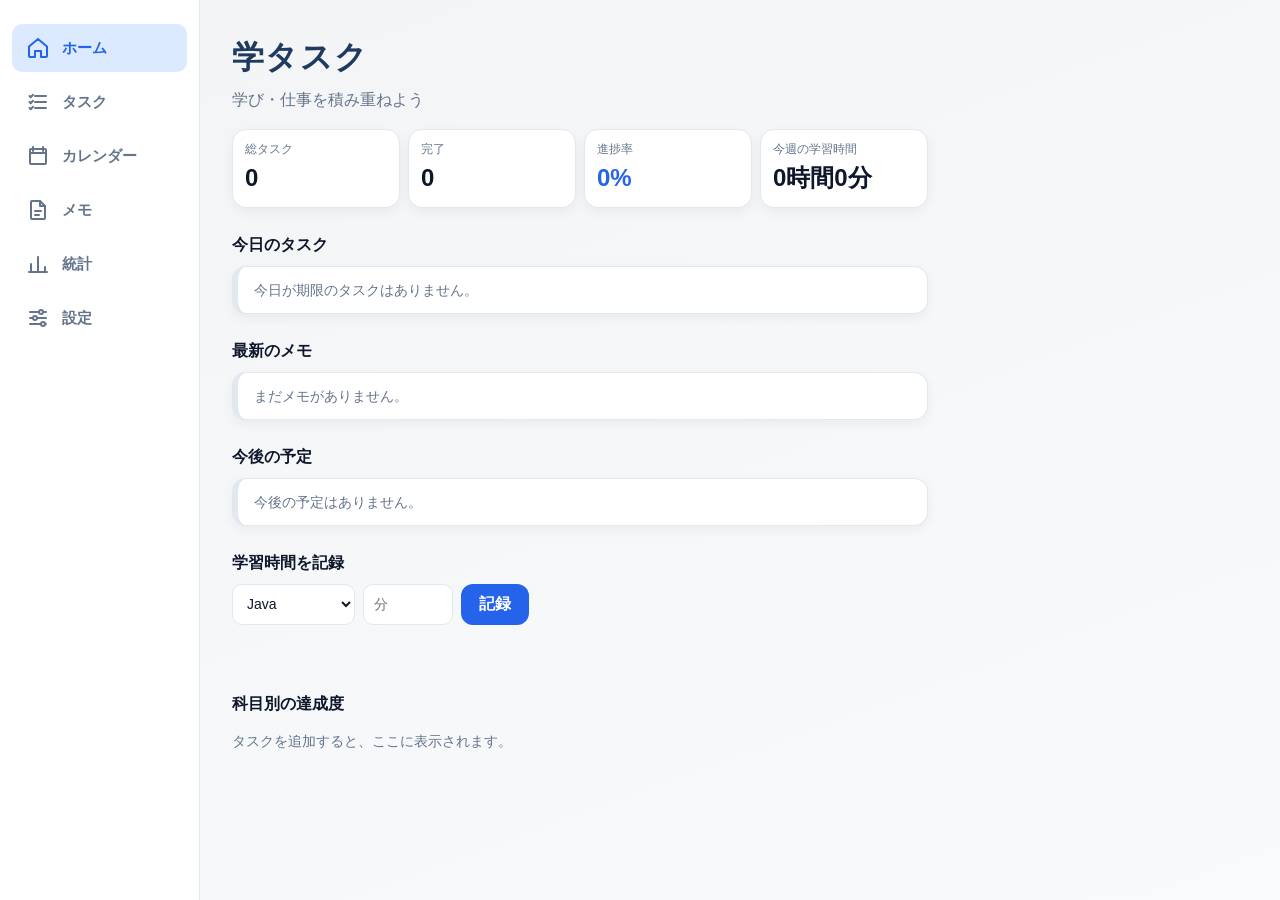
<file: index.html>
<!DOCTYPE html>
<html lang="ja">
<head>
  <meta charset="UTF-8">
  <meta name="viewport" content="width=device-width, initial-scale=1.0">
  <title>学タスク</title>
  <link rel="stylesheet" href="style.css">
</head>
<body>
  <h1>学タスク</h1>
  <p>学び・仕事を積み重ねよう</p>
 
  <div class="summary">
    <div><small>総タスク</small><b id="sumTotal">0</b></div>
    <div><small>完了</small><b id="sumDone">0</b></div>
    <div><small>進捗率</small><b id="sumRate">0%</b></div>
    <div><small>今週の学習時間</small><b id="sumTime">0時間0分</b></div>
  </div>

  <h2>今日のタスク</h2>
  <ul id="todayList"></ul>

  <h2>最新のメモ</h2>
  <ul id="latestMemo"></ul>

  <h2>今後の予定</h2>
  <ul id="upcomingList"></ul>
  
  <h2>学習時間を記録</h2>
  <div class="options">
    <select id="logCat">
      <option>Java</option>
      <option>HTML・CSS</option>
      <option>PHP</option>
      <option>SQL</option>
      <option>その他</option>
    </select>
    <input id="logMin" type="number" min="1" placeholder="分">
    <button id="logBtn">記録</button>
  </div>
  <p id="logMsg" class="set-msg" role="status"></p>


  <h2>科目別の達成度</h2>
  <div id="catBars"></div>
 
  
     <nav class="tabbar">
    <a href="index.html" class="tab on">
      <svg viewBox="0 0 24 24" aria-hidden="true">
        <path d="M3 10.5 12 3l9 7.5V20a1 1 0 0 1-1 1h-5v-6H9v6H4a1 1 0 0 1-1-1z"/>
      </svg>
      <span>ホーム</span>
    </a>
    <a href="tasks.html" class="tab">
      <svg viewBox="0 0 24 24" aria-hidden="true">
        <path d="M9 6h11M9 12h11M9 18h11"/>
        <path d="m3.5 6 1.2 1.2L7 4.8M3.5 12l1.2 1.2L7 10.8M3.5 18l1.2 1.2L7 16.8"/>
      </svg>
      <span>タスク</span>
    </a>
     <a href="calendar.html" class="tab">
      <svg viewBox="0 0 24 24" aria-hidden="true">
        <path d="M7 3v4M17 3v4M4 9h16"/>
        <path d="M5 5h14a1 1 0 0 1 1 1v13a1 1 0 0 1-1 1H5a1 1 0 0 1-1-1V6a1 1 0 0 1 1-1z"/>
      </svg>
      <span>カレンダー</span>
    </a>
    <a href="memo.html" class="tab">
      <svg viewBox="0 0 24 24" aria-hidden="true">
        <path d="M14 3H6a1 1 0 0 0-1 1v16a1 1 0 0 0 1 1h12a1 1 0 0 0 1-1V8z"/>
        <path d="M14 3v5h5M9 13h6M9 17h4"/>
      </svg>
      <span>メモ</span>
    </a>
     <a href="stats.html" class="tab">
      <svg viewBox="0 0 24 24" aria-hidden="true">
        <path d="M5 20v-8M12 20V5M19 20v-5M3 20h18"/>
      </svg>
      <span>統計</span>
    </a>
      <a href="settings.html" class="tab">
      <svg viewBox="0 0 24 24" aria-hidden="true">
        <path d="M4 6h9M17 6h3M4 12h3M11 12h9M4 18h11M19 18h1"/>
        <circle cx="15" cy="6" r="2"/>
        <circle cx="9" cy="12" r="2"/>
        <circle cx="17" cy="18" r="2"/>
      </svg>
      <span>設定</span>
    </a>
    </nav>
 
  <script src="common.js"></script>
  <script src="home.js"></script>
</body>
</html>
</file>
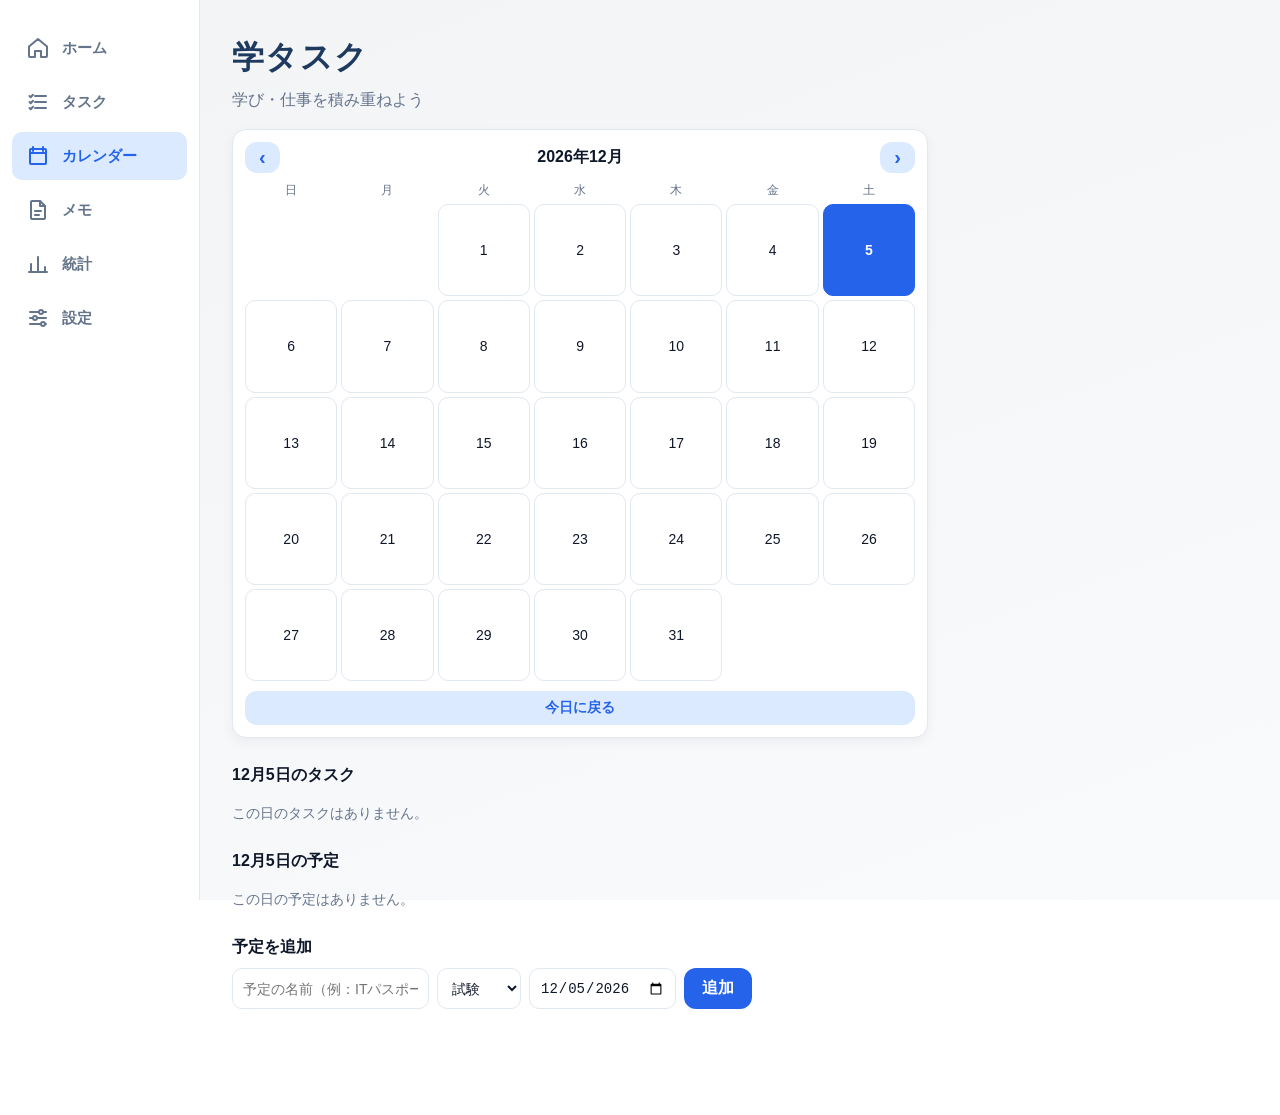
<file: calendar.html>
<!DOCTYPE html>
<html lang="ja">
<head>
<meta charset="UTF-8">
<meta name="viewport" content="width=device-width, initial-scale=1.0">
<title>カレンダー｜学タスク</title>
<link rel="stylesheet" href="style.css">
</head>
<body>
<h1>学タスク</h1>
<p>学び・仕事を積み重ねよう</p>
 
<!-- ▼ カレンダー本体 -->
<div class="cal-card">
<div class="cal-head">
<button id="prevBtn" aria-label="前の月">‹</button>
<b id="calTitle"></b>
<button id="nextBtn" aria-label="次の月">›</button>
</div>
 
<div class="cal-week">
<span>日</span><span>月</span><span>火</span><span>水</span><span>木</span><span>金</span><span>土</span>
</div>
<div id="calGrid" class="cal-grid"></div>
 
<button id="todayBtn" class="today-btn">今日に戻る</button>
</div>
 
<!-- ▼ 選んだ日のタスク -->
<h2 id="dayTitle"></h2>
<ul id="dayList"></ul>
 
<!-- ▼ 選んだ日の予定 -->
<h2 id="evDayTitle"></h2>
<ul id="evDayList"></ul>
 
<!-- ▼ 予定を追加 -->
<h2>予定を追加</h2>
<div class="options">
<input id="evTitle" placeholder="予定の名前（例：ITパスポート試験）">
<select id="evKind" aria-label="予定の種類"></select>
<input type="date" id="evDate" aria-label="日付">
<button id="evAddBtn">追加</button>
</div>
<p id="evMsg" class="set-msg" role="status"></p>

<nav class="tabbar">
<a href="index.html" class="tab">
<svg viewBox="0 0 24 24" aria-hidden="true">
<path d="M3 10.5 12 3l9 7.5V20a1 1 0 0 1-1 1h-5v-6H9v6H4a1 1 0 0 1-1-1z"/>
</svg>
<span>ホーム</span>
</a>
<a href="tasks.html" class="tab">
<svg viewBox="0 0 24 24" aria-hidden="true">
<path d="M9 6h11M9 12h11M9 18h11"/>
<path d="m3.5 6 1.2 1.2L7 4.8M3.5 12l1.2 1.2L7 10.8M3.5 18l1.2 1.2L7 16.8"/>
</svg>
<span>タスク</span>
</a>
<a href="calendar.html" class="tab on">
<svg viewBox="0 0 24 24" aria-hidden="true">
<path d="M7 3v4M17 3v4M4 9h16"/>
<path d="M5 5h14a1 1 0 0 1 1 1v13a1 1 0 0 1-1 1H5a1 1 0 0 1-1-1V6a1 1 0 0 1 1-1z"/>
</svg>
<span>カレンダー</span>
</a>
<a href="memo.html" class="tab">
<svg viewBox="0 0 24 24" aria-hidden="true">
<path d="M14 3H6a1 1 0 0 0-1 1v16a1 1 0 0 0 1 1h12a1 1 0 0 0 1-1V8z"/>
<path d="M14 3v5h5M9 13h6M9 17h4"/>
</svg>
<span>メモ</span>
</a>
<a href="stats.html" class="tab">
<svg viewBox="0 0 24 24" aria-hidden="true">
<path d="M5 20v-8M12 20V5M19 20v-5M3 20h18"/>
</svg>
<span>統計</span>
</a>
<a href="settings.html" class="tab">
<svg viewBox="0 0 24 24" aria-hidden="true">
<path d="M4 6h9M17 6h3M4 12h3M11 12h9M4 18h11M19 18h1"/>
<circle cx="15" cy="6" r="2"/>
<circle cx="9" cy="12" r="2"/>
<circle cx="17" cy="18" r="2"/>
</svg>
<span>設定</span>
</a>
</nav>
 
<script src="common.js"></script>
<script src="calendar.js"></script>
</body>
</html>
</file>
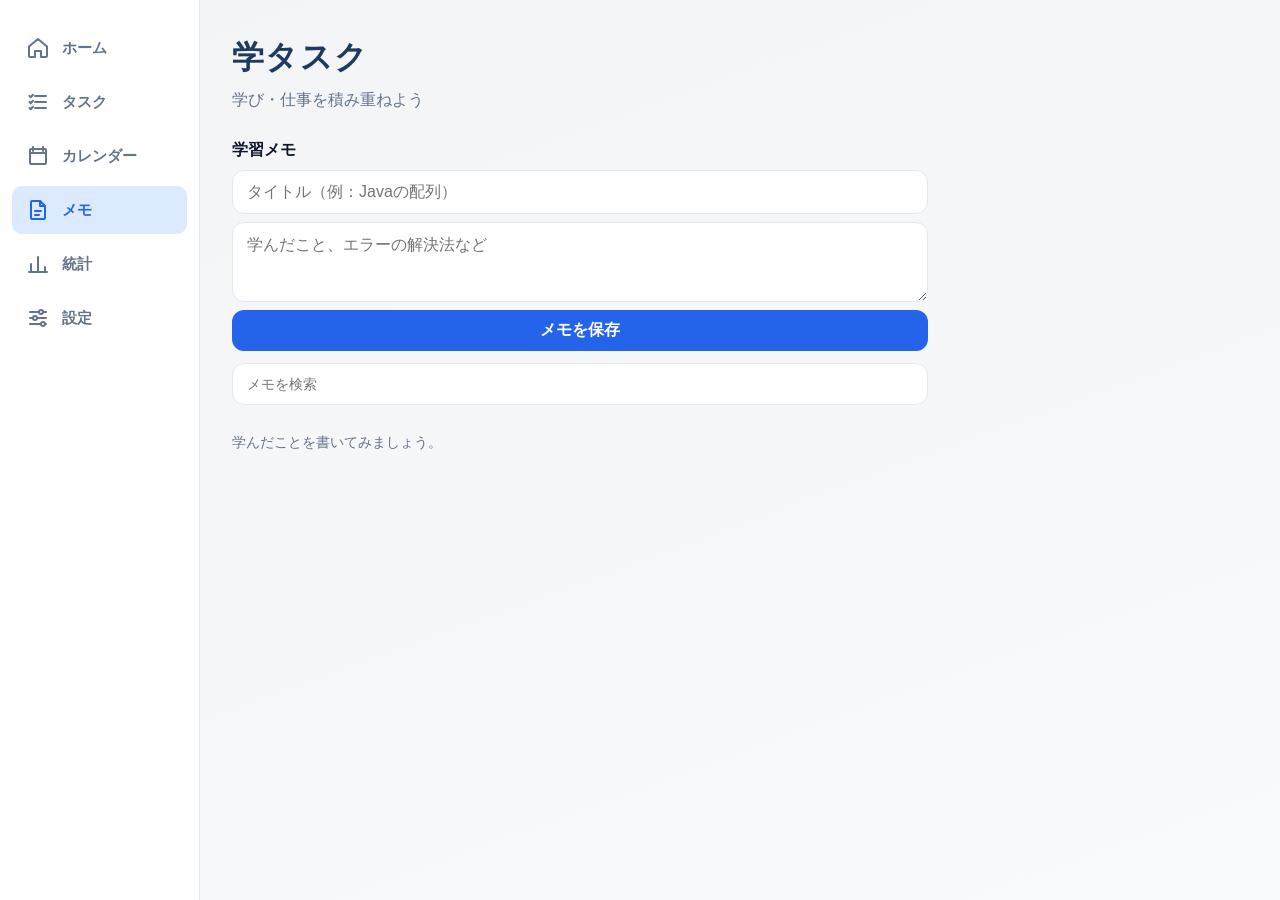
<file: memo.html>
<!DOCTYPE html>
<html lang="ja">
<head>
  <meta charset="UTF-8">
  <meta name="viewport" content="width=device-width, initial-scale=1.0">
  <title>メモ｜学タスク</title>
  <link rel="stylesheet" href="style.css">
</head>
<body>
  <h1>学タスク</h1>
  <p>学び・仕事を積み重ねよう</p>
 
  <h2>学習メモ</h2>
  <div class="memo-form">
    <input id="memoTitle" placeholder="タイトル（例：Javaの配列）">
    <textarea id="memoBody" rows="3" placeholder="学んだこと、エラーの解決法など"></textarea>
    <button id="memoAddBtn">メモを保存</button>
  </div>
 
  <input id="memoSearch" placeholder="メモを検索">
  <div id="memoList"></div>
 
  
    <nav class="tabbar">
    <a href="index.html" class="tab">
      <svg viewBox="0 0 24 24" aria-hidden="true">
        <path d="M3 10.5 12 3l9 7.5V20a1 1 0 0 1-1 1h-5v-6H9v6H4a1 1 0 0 1-1-1z"/>
      </svg>
      <span>ホーム</span>
    </a>
    <a href="tasks.html" class="tab">
      <svg viewBox="0 0 24 24" aria-hidden="true">
        <path d="M9 6h11M9 12h11M9 18h11"/>
        <path d="m3.5 6 1.2 1.2L7 4.8M3.5 12l1.2 1.2L7 10.8M3.5 18l1.2 1.2L7 16.8"/>
      </svg>
      <span>タスク</span>
    </a>
     <a href="calendar.html" class="tab">
      <svg viewBox="0 0 24 24" aria-hidden="true">
        <path d="M7 3v4M17 3v4M4 9h16"/>
        <path d="M5 5h14a1 1 0 0 1 1 1v13a1 1 0 0 1-1 1H5a1 1 0 0 1-1-1V6a1 1 0 0 1 1-1z"/>
      </svg>
      <span>カレンダー</span>
      </a>

    <a href="memo.html" class="tab on">
      <svg viewBox="0 0 24 24" aria-hidden="true">
        <path d="M14 3H6a1 1 0 0 0-1 1v16a1 1 0 0 0 1 1h12a1 1 0 0 0 1-1V8z"/>
        <path d="M14 3v5h5M9 13h6M9 17h4"/>
      </svg>
      <span>メモ</span>
    </a>
     <a href="stats.html" class="tab">
      <svg viewBox="0 0 24 24" aria-hidden="true">
        <path d="M5 20v-8M12 20V5M19 20v-5M3 20h18"/>
      </svg>
      <span>統計</span>
    </a>
      <a href="settings.html" class="tab">
      <svg viewBox="0 0 24 24" aria-hidden="true">
        <path d="M4 6h9M17 6h3M4 12h3M11 12h9M4 18h11M19 18h1"/>
        <circle cx="15" cy="6" r="2"/>
        <circle cx="9" cy="12" r="2"/>
        <circle cx="17" cy="18" r="2"/>
      </svg>
      <span>設定</span>
    </a>
    </nav>
 
  <script src="common.js"></script>
  <script src="memo.js"></script>
</body>
</html>
</file>
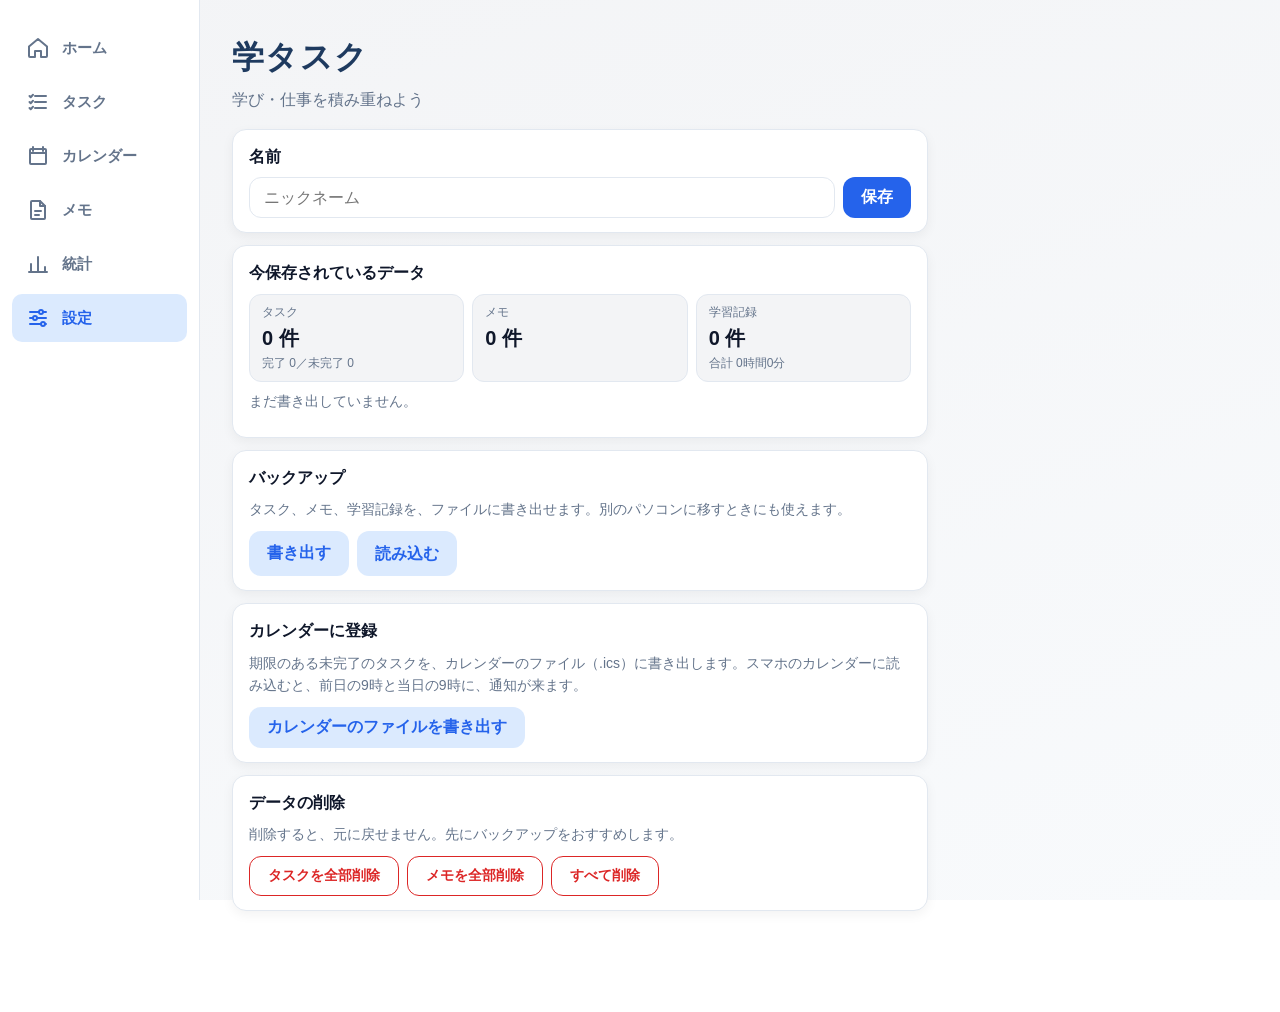
<file: settings.html>
<!DOCTYPE html>
<html lang="ja">
<head>
  <meta charset="UTF-8">
  <meta name="viewport" content="width=device-width, initial-scale=1.0">
  <title>設定｜学タスク</title>
  <link rel="stylesheet" href="style.css">
</head>
<body>
  <h1>学タスク</h1>
  <p>学び・仕事を積み重ねよう</p>
 
  <!-- ▼ 名前 -->
  <div class="set-card">
    <h2>名前</h2>
    <div class="set-row">
      <input id="nameInput" placeholder="ニックネーム">
      <button id="nameSaveBtn">保存</button>
    </div>
  </div>
  
  <!--今保存されているデータ-->
  <div class="set-card">
    <h2>今保存されているデータ</h2>
    <div id="dataSummary" class="data-grid"></div>
    <p id="lastExport" class="set-note"></p>
  </div>
  
  <!-- ▼ バックアップ -->
  <div class="set-card">
    <h2>バックアップ</h2>
    <p class="set-note">タスク、メモ、学習記録を、ファイルに書き出せます。別のパソコンに移すときにも使えます。</p>
    <div class="set-row">
      <button id="exportBtn" class="btn-sub">書き出す</button>
      <label class="btn-sub file-btn">
        読み込む
        <input id="importFile" type="file" accept=".json,application/json" hidden>
      </label>
    </div>
  </div>
   <!-- ▼ カレンダーに登録（通知付き） -->
  <div class="set-card">
    <h2>カレンダーに登録</h2>
    <p class="set-note">期限のある未完了のタスクを、カレンダーのファイル（.ics）に書き出します。スマホのカレンダーに読み込むと、前日の9時と当日の9時に、通知が来ます。</p>
    <button id="icsBtn" class="btn-sub">カレンダーのファイルを書き出す</button>
  </div>
 
  <!-- ▼ データの削除 -->
  <div class="set-card">
    <h2>データの削除</h2>
    <p class="set-note">削除すると、元に戻せません。先にバックアップをおすすめします。</p>
    <div class="set-row wrap">
      <button id="clearTasksBtn" class="btn-danger">タスクを全部削除</button>
      <button id="clearMemosBtn" class="btn-danger">メモを全部削除</button>
      <button id="clearAllBtn" class="btn-danger">すべて削除</button>
    </div>
  </div>
 
  <p id="msg" class="set-msg" role="status"></p>
 
  <nav class="tabbar">
    <a href="index.html" class="tab">
      <svg viewBox="0 0 24 24" aria-hidden="true">
        <path d="M3 10.5 12 3l9 7.5V20a1 1 0 0 1-1 1h-5v-6H9v6H4a1 1 0 0 1-1-1z"/>
      </svg>
      <span>ホーム</span>
    </a>
    <a href="tasks.html" class="tab">
      <svg viewBox="0 0 24 24" aria-hidden="true">
        <path d="M9 6h11M9 12h11M9 18h11"/>
        <path d="m3.5 6 1.2 1.2L7 4.8M3.5 12l1.2 1.2L7 10.8M3.5 18l1.2 1.2L7 16.8"/>
      </svg>
      <span>タスク</span>
    </a>
    <a href="calendar.html" class="tab">
      <svg viewBox="0 0 24 24" aria-hidden="true">
        <path d="M7 3v4M17 3v4M4 9h16"/>
        <path d="M5 5h14a1 1 0 0 1 1 1v13a1 1 0 0 1-1 1H5a1 1 0 0 1-1-1V6a1 1 0 0 1 1-1z"/>
      </svg>
      <span>カレンダー</span>
    </a>
    <a href="memo.html" class="tab">
      <svg viewBox="0 0 24 24" aria-hidden="true">
        <path d="M14 3H6a1 1 0 0 0-1 1v16a1 1 0 0 0 1 1h12a1 1 0 0 0 1-1V8z"/>
        <path d="M14 3v5h5M9 13h6M9 17h4"/>
      </svg>
      <span>メモ</span>
    </a>
    <a href="stats.html" class="tab">
      <svg viewBox="0 0 24 24" aria-hidden="true">
        <path d="M5 20v-8M12 20V5M19 20v-5M3 20h18"/>
      </svg>
      <span>統計</span>
    </a>
    <a href="settings.html" class="tab on">
      <svg viewBox="0 0 24 24" aria-hidden="true">
        <path d="M4 6h9M17 6h3M4 12h3M11 12h9M4 18h11M19 18h1"/>
        <circle cx="15" cy="6" r="2"/>
        <circle cx="9" cy="12" r="2"/>
        <circle cx="17" cy="18" r="2"/>
      </svg>
      <span>設定</span>
    </a>
  </nav>
 
  <script src="common.js"></script>
  <script src="settings.js"></script>
</body>
</html>
</file>
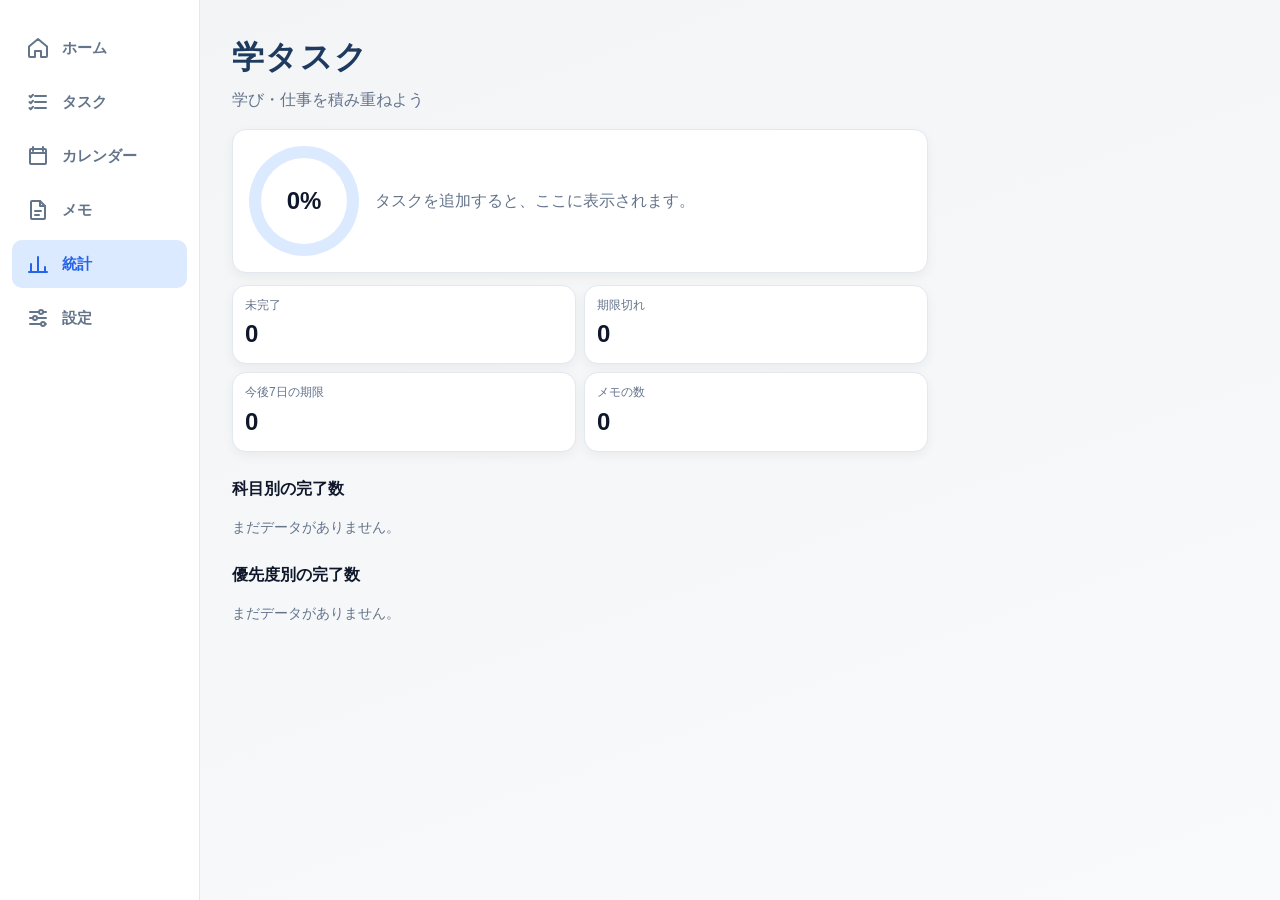
<file: stats.html>
<!DOCTYPE html>
<html lang="ja">
<head>
  <meta charset="UTF-8">
  <meta name="viewport" content="width=device-width, initial-scale=1.0">
  <title>統計・進捗｜学タスク</title>
  <link rel="stylesheet" href="style.css">
</head>
<body>
  <h1>学タスク</h1>
  <p>学び・仕事を積み重ねよう</p>
 
  <!-- ▼ 全体の進捗率（円グラフ） -->
  <div class="ring-card">
    <div id="ring" class="ring"><b id="ringText">0%</b></div>
    <p id="ringSub"></p>
  </div>
 
  <!-- ▼ 4つの数字（中身はJavaScriptで入れる） -->
  <div id="statGrid" class="stat-grid"></div>
 
  <h2>科目別の完了数</h2>
  <div id="catStats"></div>
 
  <h2>優先度別の完了数</h2>
  <div id="priStats"></div>
 
  <nav class="tabbar">
    <a href="index.html" class="tab">
      <svg viewBox="0 0 24 24" aria-hidden="true">
        <path d="M3 10.5 12 3l9 7.5V20a1 1 0 0 1-1 1h-5v-6H9v6H4a1 1 0 0 1-1-1z"/>
      </svg>
      <span>ホーム</span>
    </a>
    <a href="tasks.html" class="tab">
      <svg viewBox="0 0 24 24" aria-hidden="true">
        <path d="M9 6h11M9 12h11M9 18h11"/>
        <path d="m3.5 6 1.2 1.2L7 4.8M3.5 12l1.2 1.2L7 10.8M3.5 18l1.2 1.2L7 16.8"/>
      </svg>
      <span>タスク</span>
    </a>
    <a href="calendar.html" class="tab">
      <svg viewBox="0 0 24 24" aria-hidden="true">
        <path d="M7 3v4M17 3v4M4 9h16"/>
        <path d="M5 5h14a1 1 0 0 1 1 1v13a1 1 0 0 1-1 1H5a1 1 0 0 1-1-1V6a1 1 0 0 1 1-1z"/>
      </svg>
      <span>カレンダー</span>
    </a>
    <a href="memo.html" class="tab">
      <svg viewBox="0 0 24 24" aria-hidden="true">
        <path d="M14 3H6a1 1 0 0 0-1 1v16a1 1 0 0 0 1 1h12a1 1 0 0 0 1-1V8z"/>
        <path d="M14 3v5h5M9 13h6M9 17h4"/>
      </svg>
      <span>メモ</span>
    </a>
    <a href="stats.html" class="tab on">
      <svg viewBox="0 0 24 24" aria-hidden="true">
        <path d="M5 20v-8M12 20V5M19 20v-5M3 20h18"/>
      </svg>
      <span>統計</span>
    </a>
      <a href="settings.html" class="tab">
      <svg viewBox="0 0 24 24" aria-hidden="true">
        <path d="M4 6h9M17 6h3M4 12h3M11 12h9M4 18h11M19 18h1"/>
        <circle cx="15" cy="6" r="2"/>
        <circle cx="9" cy="12" r="2"/>
        <circle cx="17" cy="18" r="2"/>
      </svg>
      <span>設定</span>
    </a>
  </nav>
 
  <script src="common.js"></script>
  <script src="stats.js"></script>
</body>
</html>
</file>
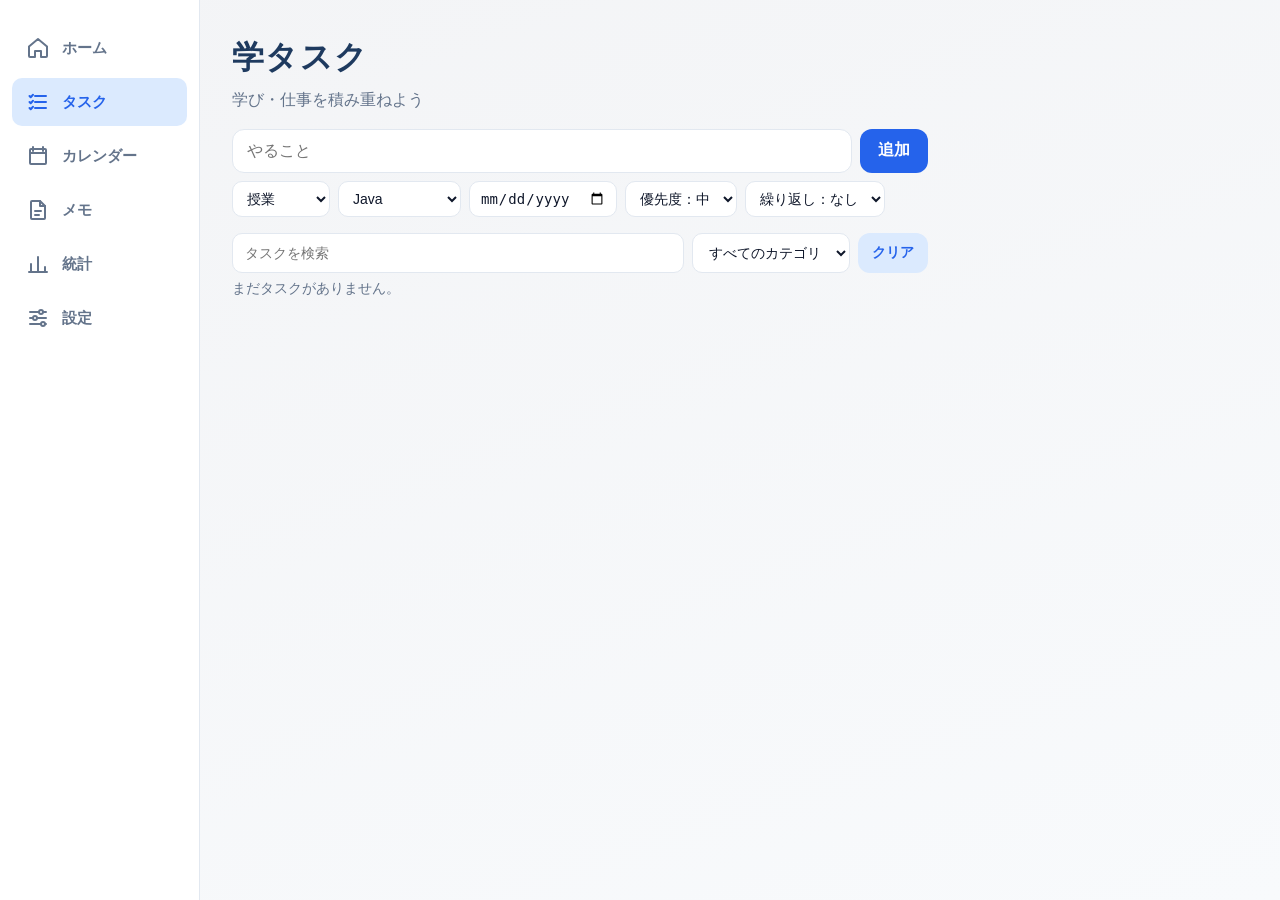
<file: tasks.html>
<!DOCTYPE html>
<html lang="ja">
<head>
  <meta charset="UTF-8">
  <meta name="viewport" content="width=device-width, initial-scale=1.0">
  <title>タスク｜学タスク</title>
  <link rel="stylesheet" href="style.css">
</head>
<body>
  <h1>学タスク</h1>
  <p>学び・仕事を積み重ねよう</p>
 
  <div class="form">
    <input id="taskInput" placeholder="やること">
    <button id="addBtn">追加</button>
  </div>
 
  <div class="options">
    <select id="categoryInput" aria-label="カテゴリ"></select>
    <select id="catInput">
      <option>Java</option>
      <option>HTML・CSS</option>
      <option>PHP</option>
      <option>SQL</option>
      <option>その他</option>
    </select>
    <input type="date" id="dueInput">
    <select id="priorityInput">
    <option value="高">優先度：高</option>
    <option value="中" selected>優先度：中</option>
    <option value="低">優先度：低</option>
    </select>
    <select id="repeatInput" aria-label="繰り返し">
    <option value="">繰り返し：なし</option>
    <option value="daily">繰り返し：毎日</option>
    <option value="weekly">繰り返し：毎週</option>
    <option value="monthly">繰り返し：毎月</option>
    </select>
    </div>
    

   <!-- ▼ 検索と絞り込み -->
  <div class="filter">
    <input id="searchInput" type="search" placeholder="タスクを検索" aria-label="タスクを検索">
    <select id="filterCategory" aria-label="カテゴリで絞り込む"></select>
    <button id="clearFilter" class="btn-sub">クリア</button>
  </div>
  <p id="resultInfo" class="set-note"></p>
  
  <ul id="taskList"></ul>
 
  <div id="undoBar" class="undo" hidden>
    <span>タスクを削除しました</span>
    <button id="undoBtn">元に戻す</button>
    <button id="undoClose" class="undo-close" aria-label="閉じる">×</button>
  </div>
 
  
    <nav class="tabbar">
    <a href="index.html" class="tab">
      <svg viewBox="0 0 24 24" aria-hidden="true">
        <path d="M3 10.5 12 3l9 7.5V20a1 1 0 0 1-1 1h-5v-6H9v6H4a1 1 0 0 1-1-1z"/>
      </svg>
      <span>ホーム</span>
    </a>
    <a href="tasks.html" class="tab on">
      <svg viewBox="0 0 24 24" aria-hidden="true">
        <path d="M9 6h11M9 12h11M9 18h11"/>
        <path d="m3.5 6 1.2 1.2L7 4.8M3.5 12l1.2 1.2L7 10.8M3.5 18l1.2 1.2L7 16.8"/>
      </svg>
      <span>タスク</span>
    </a>
    <a href="calendar.html" class="tab">
      <svg viewBox="0 0 24 24" aria-hidden="true">
        <path d="M7 3v4M17 3v4M4 9h16"/>
        <path d="M5 5h14a1 1 0 0 1 1 1v13a1 1 0 0 1-1 1H5a1 1 0 0 1-1-1V6a1 1 0 0 1 1-1z"/>
      </svg>
      <span>カレンダー</span>
    </a>
    <a href="memo.html" class="tab">
      <svg viewBox="0 0 24 24" aria-hidden="true">
        <path d="M14 3H6a1 1 0 0 0-1 1v16a1 1 0 0 0 1 1h12a1 1 0 0 0 1-1V8z"/>
        <path d="M14 3v5h5M9 13h6M9 17h4"/>
      </svg>
      <span>メモ</span>
    </a>
      <a href="stats.html" class="tab">
      <svg viewBox="0 0 24 24" aria-hidden="true">
        <path d="M5 20v-8M12 20V5M19 20v-5M3 20h18"/>
      </svg>
      <span>統計</span>
    </a>
      <a href="settings.html" class="tab">
      <svg viewBox="0 0 24 24" aria-hidden="true">
        <path d="M4 6h9M17 6h3M4 12h3M11 12h9M4 18h11M19 18h1"/>
        <circle cx="15" cy="6" r="2"/>
        <circle cx="9" cy="12" r="2"/>
        <circle cx="17" cy="18" r="2"/>
      </svg>
      <span>設定</span>
    </a>
  </nav>
 
  <script src="common.js"></script>
  <script src="tasks.js"></script>
</body>
</html>
</file>
<file: style.css>
/* ▼ 色をまとめて管理する（変えたいときは、ここだけ直す） */
:root {
  --bg1: #f3f4f6;       /* 背景（薄いグレー） */
  --bg2: #f8fafc;
  --card: #ffffff;      /* カードの白 */
  --ink: #0f172a;       /* 文字色（ネイビー寄りの黒） */
  --sub: #64748b;       /* 薄い文字色 */
  --accent: #2563eb;    /* メインの青（ボタン、バー） */
  --soft: #dbeafe;      /* 薄い青（バーの背景など） */
  --line: #e2e8f0;      /* 線の色 */
  --warn: #dc2626;      /* 削除など、注意の色 */
  --navy: #1e3a5f;      /* ディープネイビー（見出し） */
  --on: #ffffff;        /* ボタンの文字色 */
}
 
/* ▼ ダークモード（端末の設定が暗いときだけ使う色） */
@media (prefers-color-scheme: dark) {
  :root {
    --bg1: #0b1220;
    --bg2: #0f172a;
    --card: #111c33;
    --ink: #e2e8f0;
    --sub: #94a3b8;
    --accent: #60a5fa;
    --soft: #1e3a5f;
    --line: #1f2d4a;
    --warn: #f87171;
    --navy: #93c5fd;
    --on: #0b1220;
  }
}
 
* { box-sizing: border-box; }
 
/* ▼ ページ全体 */
body {
  font-family: "Hiragino Sans", "Yu Gothic", "Meiryo", sans-serif;
  color: var(--ink);
  background: linear-gradient(160deg, var(--bg1), var(--bg2));
  background-attachment: fixed;   /* スクロールしても背景を動かさない */
  max-width: 560px;
  margin: 0 auto;
  padding: 24px 16px 96px;        /* 下は、タブに隠れないよう広めにする */
  line-height: 1.6;
}
 
h1 { margin: 0 0 4px; color: var(--navy); letter-spacing: .04em; }
body > p { margin: 0 0 16px; color: var(--sub); }
h2 { font-size: 16px; margin: 24px 0 8px; }
 
/* ▼ 集計カード */
.summary { display: flex; gap: 8px; margin: 16px 0; }
.summary div {
  flex: 1;
  background: var(--card);
  border: 1px solid var(--line);
  border-radius: 14px;
  padding: 10px 12px;
  box-shadow: 0 4px 12px rgba(0, 0, 0, .05);
}
.summary small { display: block; color: var(--sub); font-size: 12px; }
.summary b { font-size: 24px; }
.summary div:nth-child(3) b { color: var(--accent); }  /* 進捗率だけ強調 */
 
/* ▼ 科目別の達成度バー */
.bar-row { display: flex; align-items: center; gap: 10px; margin: 8px 0; font-size: 14px; }
.bar-row em { width: 100px; font-style: normal; white-space: nowrap; }
.bar-track { flex: 1; height: 12px; background: var(--soft); border-radius: 6px; overflow: hidden; }
.bar-fill { height: 100%; background: var(--c, var(--accent)); border-radius: 6px; transition: width .4s; }
.bar-row span { width: 48px; text-align: right; color: var(--sub); }
.empty { color: var(--sub); font-size: 14px; }
 
/* ▼ 入力欄とボタン */
.form { display: flex; gap: 8px; margin: 16px 0 8px; }
 
#taskInput {
  flex: 1;
  min-width: 0;                   /* スマホで、はみ出さないようにする */
  padding: 12px 14px;
  border: 1px solid var(--line);
  border-radius: 12px;
  background: var(--card);
  color: var(--ink);
  font-size: 16px;
}
 
button {
  padding: 10px 18px;
  border: 0;
  border-radius: 12px;
  background: var(--accent);
  color: var(--on);
  font-size: 16px;
  font-weight: bold;
  cursor: pointer;
  transition: transform .1s, filter .2s;
}
button:hover { filter: brightness(1.1); }       /* マウスを重ねると、少し明るくなる */
button:active { transform: scale(.96); }        /* 押すと、少し縮む */
 
/* ▼ フォーカス（選択中）の見た目 */
#taskInput:focus,
.options input:focus,
.options select:focus {
  outline: none;
  border-color: var(--accent);
  box-shadow: 0 0 0 3px var(--soft);
}
 
/* ▼ 科目・期限・優先度の欄 */
.options { display: flex; flex-wrap: wrap; gap: 8px; margin-bottom: 16px; }  /* 狭い画面では折り返す */
.options input,
.options select {
  padding: 8px 10px;
  border: 1px solid var(--line);
  border-radius: 10px;
  background: var(--card);
  color: var(--ink);
  font-size: 14px;
}
 
/* ▼ タスクのリスト */
ul { list-style: none; padding: 0; margin: 0; }
 
li {
  display: flex;
  align-items: center;
  gap: 12px;
  background: var(--card);
  border: 1px solid var(--line);
  border-left: 6px solid var(--c, var(--line));   /* 科目の色の線 */
  border-radius: 14px;
  padding: 12px 16px;
  margin-bottom: 8px;
  box-shadow: 0 4px 12px rgba(0, 0, 0, .05);
  transition: transform .15s;
}
li:hover { transform: translateY(-2px); }       /* マウスを重ねると、少し浮く */
 
li input[type="checkbox"] { width: 20px; height: 20px; accent-color: var(--accent); }
 
.info { flex: 1; min-width: 0; overflow-wrap: anywhere; }
.info small { display: block; color: var(--sub); }
 
li.done { opacity: .6; }                        /* 完了したタスクは、薄くする */
li.done span { text-decoration: line-through; }
 
.del { background: none; color: var(--sub); padding: 4px 10px; font-size: 20px; }
.del:hover { color: var(--warn); filter: none; }
 
/* ▼ 科目ごとの色（メインの青と混ざらないよう、HTML・CSS はピンク） */
[data-cat="Java"]      { --c: #e76f51; }
[data-cat="HTML・CSS"] { --c: #ec4899; }
[data-cat="PHP"]       { --c: #8b5cf6; }
[data-cat="SQL"]       { --c: #0e9f6e; }
[data-cat="その他"]    { --c: #94a3b8; }
 
/* ▼ 学習メモ */
.memo-form { display: flex; flex-direction: column; gap: 8px; margin-bottom: 12px; }
 
.memo-form input,
.memo-form textarea,
#memoSearch {
  width: 100%;
  padding: 12px 14px;
  border: 1px solid var(--line);
  border-radius: 12px;
  background: var(--card);
  color: var(--ink);
  font-size: 16px;
  font-family: inherit;          /* textarea にも、ページと同じ字体を使う */
}
.memo-form textarea { resize: vertical; }
#memoSearch { margin-bottom: 12px; font-size: 14px; }
 
.memo-form input:focus,
.memo-form textarea:focus,
#memoSearch:focus {
  outline: none;
  border-color: var(--accent);
  box-shadow: 0 0 0 3px var(--soft);
}
 
.memo {
  background: var(--card);
  border: 1px solid var(--line);
  border-radius: 14px;
  padding: 12px 16px;
  margin-bottom: 8px;
  box-shadow: 0 4px 12px rgba(0, 0, 0, .05);
}
.memo-head { display: flex; justify-content: space-between; align-items: center; }
.memo p { margin: 6px 0; white-space: pre-wrap; overflow-wrap: anywhere; }  /* 改行をそのまま表示する */
.memo small { color: var(--sub); }
 
/* ▼ 「元に戻す」バー（画面の下に固定する。タブと重ならない位置） */
.undo {
  position: fixed;
  left: 50%;
  bottom: 84px;
  transform: translateX(-50%);   /* 横方向の中央に寄せる */
  display: flex;
  align-items: center;
  gap: 12px;
  background: var(--ink);
  color: var(--card);
  padding: 10px 14px 10px 18px;
  border-radius: 14px;
  box-shadow: 0 6px 20px rgba(0, 0, 0, .25);
}
.undo[hidden] { display: none; }               /* hidden のときは、必ず隠す */
.undo button { padding: 6px 12px; font-size: 14px; }
 
/* ▼ バーを閉じる×ボタン（目立たせない） */
.undo .undo-close { background: none; color: var(--card); opacity: .7; padding: 4px 8px; font-size: 18px; }
 
/* ▼ 画面の切り替え */
.page[hidden] { display: none; }   /* hidden の画面は、必ず隠す */
 
/* ▼ 下のタブ */
.tabbar {
  position: fixed;
  bottom: 0;
  left: 50%;
  transform: translateX(-50%);
  width: 100%;
  max-width: 560px;
  display: flex;
  gap: 4px;
  padding: 8px;
  background: var(--card);
  border-top: 1px solid var(--line);
}
 
.tab {
  flex: 1;
  display: flex;
  flex-direction: column;   /* アイコンを上、文字を下に並べる */
  align-items: center;
  gap: 2px;
  padding: 8px 0;
  border-radius: 10px;
  color: var(--sub);
  text-decoration: none;
  font-weight: bold;
  font-size: 12px;
}
.tab.on { background: var(--soft); color: var(--accent); }  /* 今の画面のタブ */
 
/* ▼ アイコンの線の見た目（大きさを決めないと、巨大になる） */
.tab svg {
  width: 24px;
  height: 24px;
  fill: none;                 /* 塗りつぶさない */
  stroke: currentColor;       /* 文字と同じ色の線にする */
  stroke-width: 2;
  stroke-linecap: round;      /* 線の端を丸くする */
  stroke-linejoin: round;     /* 線の角を丸くする */
}

 /* ▼ カレンダー */
.cal-card {
  background: var(--card);
  border: 1px solid var(--line);
  border-radius: 14px;
  padding: 12px;
  box-shadow: 0 4px 12px rgba(0, 0, 0, .05);
}
.cal-head { display: flex; justify-content: space-between; align-items: center; margin-bottom: 8px; }
.cal-head b { font-size: 16px; }
.cal-head button { padding: 4px 14px; font-size: 20px; background: var(--soft); color: var(--accent); }
 
.cal-week,
.cal-grid { display: grid; grid-template-columns: repeat(7, 1fr); gap: 4px; }
.cal-week { text-align: center; font-size: 12px; color: var(--sub); margin-bottom: 4px; }
 
/* 日付のマス（ふつうのボタンの見た目を、上書きする） */
.cal-grid .day {
  position: relative;
  aspect-ratio: 1;
  padding: 0;
  background: var(--card);
  color: var(--ink);
  border: 1px solid var(--line);
  border-radius: 10px;
  font-size: 14px;
  font-weight: normal;
}
.cal-grid .day.today { border-color: var(--accent); font-weight: bold; }
.cal-grid .day.sel { background: var(--accent); color: var(--on); }
 
.dots { position: absolute; bottom: 4px; left: 0; right: 0; display: flex; justify-content: center; gap: 2px; }
.dot { width: 6px; height: 6px; border-radius: 50%; background: var(--c, var(--sub)); }
.day.sel .dot { box-shadow: 0 0 0 1px var(--on); }  /* 選択中の青い背景でも、点が見えるように縁を付ける */
.today-btn { margin-top: 10px; width: 100%; padding: 8px; font-size: 14px; background: var(--soft); color: var(--accent); }



/* ▼ 統計：円グラフ */
.ring-card {
  display: flex;
  align-items: center;
  gap: 16px;
  background: var(--card);
  border: 1px solid var(--line);
  border-radius: 14px;
  padding: 16px;
  box-shadow: 0 4px 12px rgba(0, 0, 0, .05);
}
.ring {
  --p: 0;                       /* JavaScriptが、進捗率の数字を入れる */
  position: relative;
  flex: none;
  width: 110px;
  height: 110px;
  border-radius: 50%;
  background: conic-gradient(var(--accent) calc(var(--p) * 1%), var(--soft) 0);
  display: grid;
  place-items: center;
}
.ring::before {                  /* 真ん中を白く抜いて、輪にする */
  content: "";
  position: absolute;
  inset: 12px;
  background: var(--card);
  border-radius: 50%;
}
.ring b { position: relative; font-size: 24px; }
.ring-card p { margin: 0; color: var(--sub); }
 
/* ▼ 統計：4つの数字 */
.stat-grid { display: grid; grid-template-columns: 1fr 1fr; gap: 8px; margin: 12px 0; }
.stat-grid div {
  background: var(--card);
  border: 1px solid var(--line);
  border-radius: 14px;
  padding: 10px 12px;
  box-shadow: 0 4px 12px rgba(0, 0, 0, .05);
}
.stat-grid small { display: block; color: var(--sub); font-size: 12px; }
.stat-grid b { font-size: 24px; }

/* ▼ 設定 */
.set-card {
  background: var(--card);
  border: 1px solid var(--line);
  border-radius: 14px;
  padding: 14px 16px;
  margin-bottom: 12px;
  box-shadow: 0 4px 12px rgba(0, 0, 0, .05);
}
.set-card h2 { margin: 0 0 8px; }
.set-note { margin: 0 0 10px; color: var(--sub); font-size: 14px; }
.set-row { display: flex; gap: 8px; }
.set-row.wrap { flex-wrap: wrap; }
 
#nameInput {
  flex: 1;
  min-width: 0;
  padding: 10px 14px;
  border: 1px solid var(--line);
  border-radius: 12px;
  background: var(--card);
  color: var(--ink);
  font-size: 16px;
}
#nameInput:focus { outline: none; border-color: var(--accent); box-shadow: 0 0 0 3px var(--soft); }
 
.btn-sub { background: var(--soft); color: var(--accent); }
.btn-danger { background: none; border: 1px solid var(--warn); color: var(--warn); font-size: 14px; }
.file-btn {                    /* 「読み込む」を、ボタンと同じ見た目にする */
  display: inline-block;
  padding: 10px 18px;
  border-radius: 12px;
  font-weight: bold;
  cursor: pointer;
}
.set-msg { color: var(--accent); min-height: 1.6em; }
 
/* ▼ スマホで、6つのタブが、窮屈にならないようにする */
@media (max-width: 480px) {
  .tab { font-size: 10px; }
}


/* ▼ 期限の通知 */
.reminder {
  position: relative;
  background: var(--soft);
  border: 1px solid var(--accent);
  border-radius: 14px;
  padding: 10px 40px 10px 14px;   /* 右は、閉じるボタンの分 */
  margin: 0 0 16px;
  font-size: 14px;
}
.reminder p { margin: 2px 0; overflow-wrap: anywhere; }
.reminder b { color: var(--accent); }
.reminder-close {
  position: absolute;
  top: 6px;
  right: 6px;
  padding: 2px 8px;
  background: none;
  color: var(--sub);
  font-size: 18px;
}

/* ▼ 保存されているデータの件数 */
.data-grid { display: grid; grid-template-columns: repeat(auto-fit, minmax(120px, 1fr)); gap: 8px; margin-bottom: 8px; }
.data-grid div { background: var(--bg1); border: 1px solid var(--line); border-radius: 12px; padding: 8px 12px; }
.data-grid small { display: block; color: var(--sub); font-size: 12px; }
.data-grid b { font-size: 20px; }


/* ▼ タスクの編集 */
.edit { background: none; color: var(--accent); padding: 4px 10px; font-size: 14px; }
.edit:hover { filter: none; text-decoration: underline; }
 
li.editing { flex-direction: column; align-items: stretch; gap: 8px; }
li.editing:hover { transform: none; }          /* 編集中は、浮かないようにする */
 
.edit-text {
  width: 100%;
  padding: 10px 12px;
  border: 1px solid var(--line);
  border-radius: 10px;
  background: var(--card);
  color: var(--ink);
  font-size: 16px;
}
.edit-row { display: flex; flex-wrap: wrap; gap: 8px; }
.edit-row select,
.edit-row input {
  padding: 8px 10px;
  border: 1px solid var(--line);
  border-radius: 10px;
  background: var(--card);
  color: var(--ink);
  font-size: 14px;
}
.edit-actions { display: flex; gap: 8px; }
.edit-actions button { padding: 8px 16px; font-size: 14px; }
 
.edit-text:focus,
.edit-row select:focus,
.edit-row input:focus {
  outline: none;
  border-color: var(--accent);
  box-shadow: 0 0 0 3px var(--soft);
}


/* ▼ 検索と絞り込み */
.filter { display: flex; flex-wrap: wrap; gap: 8px; margin-bottom: 4px; }
.filter input[type="search"] {
  flex: 1;
  min-width: 160px;
  padding: 10px 12px;
  border: 1px solid var(--line);
  border-radius: 10px;
  background: var(--card);
  color: var(--ink);
  font-size: 14px;
}
.filter select {
  padding: 10px 12px;
  border: 1px solid var(--line);
  border-radius: 10px;
  background: var(--card);
  color: var(--ink);
  font-size: 14px;
}
.filter input:focus,
.filter select:focus {
  outline: none;
  border-color: var(--accent);
  box-shadow: 0 0 0 3px var(--soft);
}
.filter button { padding: 8px 14px; font-size: 14px; }
 
/* ▼ 広い画面（900px以上）では、タブを左のサイドバーにする */
@media (min-width: 900px) {
 
  /* サイドバー本体 */
  .tabbar {
    top: 0;
    bottom: 0;
    left: 0;
    transform: none;            /* 中央寄せを解除する */
    width: 200px;
    max-width: none;
    flex-direction: column;     /* タブを縦に並べる */
    justify-content: flex-start;
    gap: 6px;
    padding: 24px 12px;
    border-top: 0;
    border-right: 1px solid var(--line);
  }
 

  /* タブ1つ分：アイコンを左、文字を右に並べる */
  .tab {
    flex: none;
    flex-direction: row;
    justify-content: flex-start;
    gap: 12px;
    padding: 12px 14px;
    font-size: 15px;
  }
 
  /* 本文を、サイドバーの右側に置く */
  body {
    max-width: 760px;
    margin: 0 auto 0 200px;     /* 左は、サイドバーの幅 */
    padding: 32px 32px 48px;    /* 下は、タブが横に移るので、狭くする */
  }
 
  /* 「元に戻す」バーを、下の中央あたりに置く */
  .undo {
    bottom: 24px;
    left: calc(50% + 100px);
  }
}

/* ▼ 集計カードを、4つ並べても崩れないようにする */
.summary {
  display: grid;
  grid-template-columns: repeat(auto-fit, minmax(130px, 1fr));
}
 
/* ▼ 学習時間の「分」の入力欄 */
.options input[type="number"] { width: 90px; }
</file>
